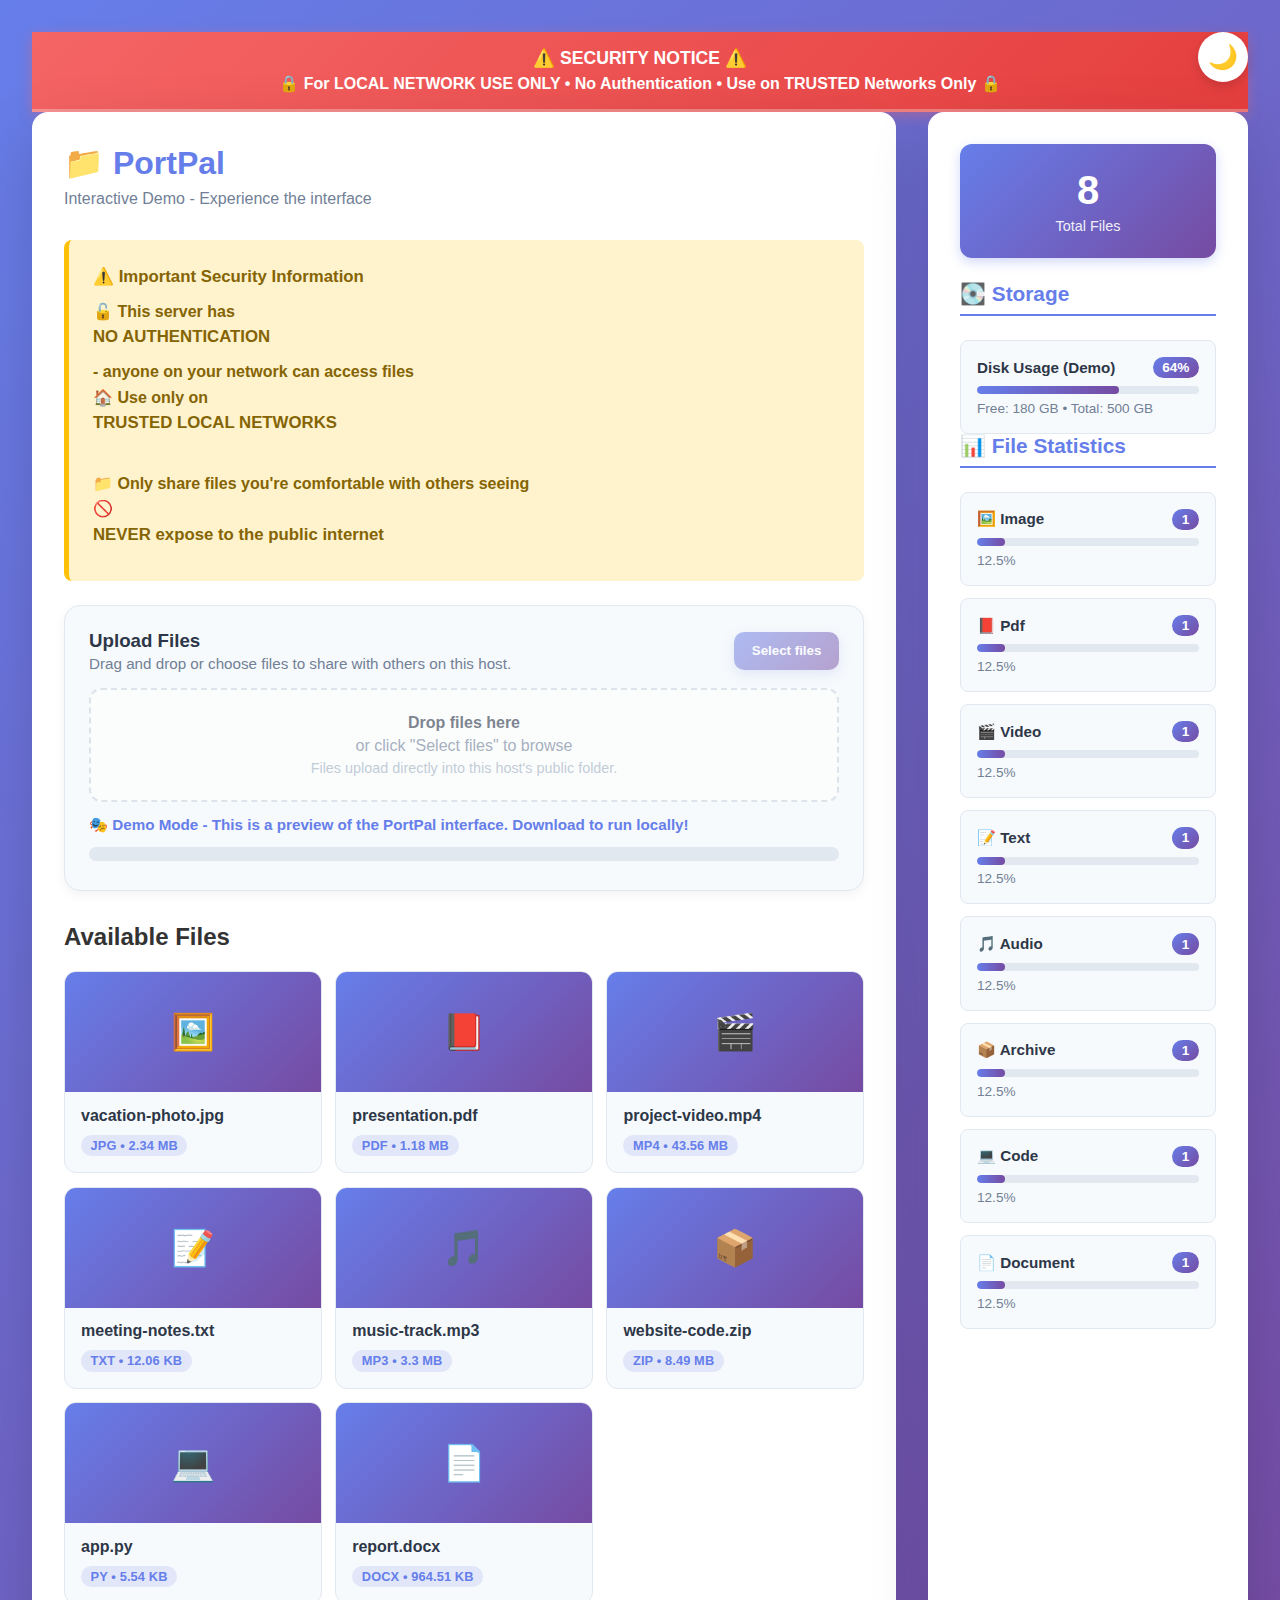
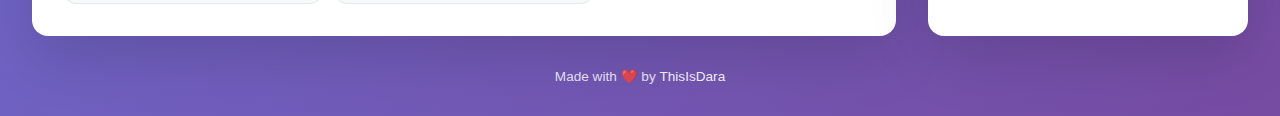
<file: docs/index.html>
<!DOCTYPE html>
<html lang="en">
<head>
    <meta charset="UTF-8">
    <meta name="viewport" content="width=device-width, initial-scale=1.0">
    <title>PortPal - File Server</title>
    <style>
        * {
            margin: 0;
            padding: 0;
            box-sizing: border-box;
        }

        :root {
            --bg-gradient-start: #667eea;
            --bg-gradient-end: #764ba2;
            --container-bg: #ffffff;
            --text-primary: #2d3748;
            --text-secondary: #718096;
            --text-tertiary: #a0aec0;
            --accent-color: #667eea;
            --accent-hover: #5568d3;
            --card-bg: #f7fafc;
            --card-border: #e2e8f0;
            --card-hover-bg: #ffffff;
            --stat-bg: #f7fafc;
            --upload-card-bg: #f7fafc;
            --drop-zone-bg: #ffffff;
            --drop-zone-border: #cbd5e0;
            --progress-bg: #e2e8f0;
            --progress-track: #cbd5e0;
            --shadow-color: rgba(0, 0, 0, 0.15);
            --shadow-hover: rgba(102, 126, 234, 0.15);
        }

        body.dark-mode {
            --bg-gradient-start: #1a202c;
            --bg-gradient-end: #2d3748;
            --container-bg: #1a202c;
            --text-primary: #e2e8f0;
            --text-secondary: #cbd5e0;
            --text-tertiary: #718096;
            --accent-color: #9f7aea;
            --accent-hover: #b794f4;
            --card-bg: #2d3748;
            --card-border: #4a5568;
            --card-hover-bg: #374151;
            --stat-bg: #2d3748;
            --upload-card-bg: #2d3748;
            --drop-zone-bg: #374151;
            --drop-zone-border: #4a5568;
            --progress-bg: #4a5568;
            --progress-track: #374151;
            --shadow-color: rgba(0, 0, 0, 0.3);
            --shadow-hover: rgba(159, 122, 234, 0.2);
        }

        body {
            font-family: -apple-system, BlinkMacSystemFont, 'Segoe UI', Roboto, 'Helvetica Neue', Arial, sans-serif;
            background: linear-gradient(135deg, var(--bg-gradient-start) 0%, var(--bg-gradient-end) 100%);
            min-height: 100vh;
            padding: 2rem;
            color: var(--text-primary);
            transition: background 0.3s ease, color 0.3s ease;
        }

        .main-wrapper {
            max-width: 1400px;
            margin: 0 auto;
            display: flex;
            gap: 2rem;
        }

        .container {
            flex: 1;
            background: var(--container-bg);
            border-radius: 16px;
            box-shadow: 0 20px 60px var(--shadow-color);
            padding: 2rem;
            border: none;
            transition: background 0.3s ease, box-shadow 0.3s ease;
        }

        .side-panel {
            width: 320px;
            background: var(--container-bg);
            border-radius: 16px;
            box-shadow: 0 20px 60px var(--shadow-color);
            padding: 2rem;
            border: none;
            transition: background 0.3s ease, box-shadow 0.3s ease;
        }

        h1 {
            color: var(--accent-color);
            margin-bottom: 0.5rem;
            font-size: 2rem;
            font-weight: 700;
        }

        .subtitle {
            color: var(--text-secondary);
            margin-bottom: 2rem;
            font-size: 1rem;
        }

        .file-list {
            list-style: none;
        }

        .file-grid {
            display: grid;
            grid-template-columns: repeat(auto-fill, minmax(220px, 1fr));
            gap: 0.85rem;
        }

        .file-card {
            background: var(--card-bg);
            border: 1px solid var(--card-border);
            border-radius: 12px;
            overflow: hidden;
            transition: all 0.25s ease;
            display: flex;
            flex-direction: column;
            min-height: 180px;
        }

        .file-card:hover {
            background: var(--card-hover-bg);
            border-color: var(--accent-color);
            transform: translateY(-4px);
            box-shadow: 0 12px 24px var(--shadow-hover);
        }

        .file-preview {
            background: linear-gradient(135deg, #667eea 0%, #764ba2 100%);
            height: 120px;
            display: flex;
            align-items: center;
            justify-content: center;
            overflow: hidden;
            position: relative;
        }

        .file-preview img {
            width: 100%;
            height: 100%;
            object-fit: cover;
        }

        .file-preview canvas,
        .file-preview video {
            width: 100%;
            height: 100%;
            object-fit: cover;
        }

        .file-fallback {
            font-size: 2.2rem;
            color: #ffffff;
        }

        .play-badge {
            position: absolute;
            bottom: 8px;
            right: 8px;
            background: rgba(0, 0, 0, 0.6);
            color: #fff;
            padding: 4px 8px;
            border-radius: 999px;
            font-size: 0.8rem;
            display: inline-flex;
            align-items: center;
            gap: 4px;
        }

        .file-meta {
            padding: 0.85rem 1rem 1rem;
            flex: 1;
            display: flex;
            flex-direction: column;
            gap: 0.5rem;
        }

        .file-meta > :not(:first-child) {
            display: flex;
            gap: 0.5rem;
            flex-wrap: wrap;
            align-items: center;
        }

        .file-name {
            color: var(--text-primary);
            font-weight: 600;
            line-height: 1.3;
            word-break: break-word;
        }

        .file-link {
            color: var(--accent-color);
            text-decoration: none;
            font-weight: 600;
        }

        .file-link:hover {
            text-decoration: underline;
        }

        .delete-btn {
            background: #ef5350;
            color: white;
            border: none;
            padding: 0.35rem 0.8rem;
            border-radius: 6px;
            cursor: pointer;
            font-weight: 600;
            font-size: 0.85rem;
            transition: all 0.2s ease;
            align-self: flex-start;
        }

        .delete-btn:hover {
            background: #e53935;
            transform: scale(1.05);
        }

        .delete-btn:active {
            transform: scale(0.98);
        }

        body.dark-mode .delete-btn {
            background: #d32f2f;
        }

        body.dark-mode .delete-btn:hover {
            background: #c62828;
        }

        .file-type-pill {
            align-self: flex-start;
            padding: 0.2rem 0.6rem;
            border-radius: 999px;
            background: rgba(102, 126, 234, 0.15);
            color: var(--accent-color);
            border: none;
            font-size: 0.8rem;
            font-weight: 600;
            letter-spacing: 0.01em;
        }

        .empty-state {
            text-align: center;
            padding: 2rem;
            color: var(--text-secondary);
        }

        .empty-state p {
            margin-bottom: 1rem;
        }

        .side-panel h2 {
            color: var(--accent-color);
            margin-bottom: 1.5rem;
            font-size: 1.3rem;
            border-bottom: 2px solid var(--accent-color);
            padding-bottom: 0.5rem;
            font-weight: 700;
        }

        .stats-grid {
            display: flex;
            flex-direction: column;
            gap: 0.75rem;
        }

        .stat-item {
            background: var(--stat-bg);
            border-left: 4px solid var(--accent-color);
            padding: 1rem;
            border-radius: 8px;
            transition: all 0.3s ease;
            border: 1px solid var(--card-border);
        }

        .stat-item:hover {
            background: var(--card-hover-bg);
            box-shadow: 0 4px 12px var(--shadow-hover);
            transform: translateX(5px);
        }

        .stat-header {
            display: flex;
            justify-content: space-between;
            align-items: center;
            margin-bottom: 0.5rem;
        }

        .stat-type {
            font-weight: 600;
            color: var(--text-primary);
            font-size: 0.95rem;
            display: flex;
            align-items: center;
            gap: 0.5rem;
        }

        .stat-count {
            background: linear-gradient(135deg, #667eea 0%, #764ba2 100%);
            color: #ffffff;
            padding: 0.2rem 0.6rem;
            border-radius: 12px;
            font-size: 0.85rem;
            font-weight: 600;
        }

        .stat-bar {
            background: var(--progress-bg);
            height: 8px;
            border-radius: 4px;
            overflow: hidden;
            margin-bottom: 0.3rem;
        }

        .stat-fill {
            background: linear-gradient(90deg, #667eea 0%, #764ba2 100%);
            box-shadow: none;
            height: 100%;
            border-radius: 4px;
            transition: width 0.5s ease;
        }

        .stat-percentage {
            font-size: 0.85rem;
            color: var(--text-secondary);
        }

        .upload-card {
            margin-top: 1rem;
            margin-bottom: 1.5rem;
            padding: 1.5rem;
            border: 1px solid var(--card-border);
            border-radius: 16px;
            background: var(--upload-card-bg);
            box-shadow: 0 4px 12px rgba(0, 0, 0, 0.05);
            transition: background 0.3s ease, border 0.3s ease;
        }

        .upload-header {
            display: flex;
            justify-content: space-between;
            align-items: center;
            gap: 1rem;
            margin-bottom: 1rem;
        }

        .upload-header h3 {
            margin: 0;
            color: var(--text-primary);
            font-weight: 700;
        }

        .upload-header p {
            margin: 0.2rem 0 0 0;
            color: var(--text-secondary);
            font-size: 0.95rem;
        }

        .primary-btn {
            padding: 0.7rem 1.1rem;
            border: none;
            border-radius: 10px;
            background: linear-gradient(135deg, #667eea 0%, #764ba2 100%);
            color: #ffffff;
            font-weight: 600;
            cursor: pointer;
            box-shadow: 0 4px 12px rgba(102, 126, 234, 0.3);
            transition: transform 0.1s ease, box-shadow 0.2s ease;
        }

        .primary-btn:hover {
            transform: translateY(-2px);
            background: linear-gradient(135deg, var(--accent-hover) 0%, #6a3f91 100%);
            box-shadow: 0 6px 20px var(--shadow-hover);
        }

        .drop-zone {
            border: 2px dashed var(--drop-zone-border);
            border-radius: 12px;
            padding: 1.5rem;
            text-align: center;
            background: var(--drop-zone-bg);
            transition: border-color 0.2s ease, background 0.2s ease;
            color: var(--text-primary);
        }

        .drop-zone.active {
            border-color: var(--accent-color);
            background: rgba(102, 126, 234, 0.1);
            box-shadow: 0 4px 12px var(--shadow-hover);
        }

        .drop-title {
            font-weight: 700;
            color: var(--text-primary);
            margin-bottom: 0.3rem;
        }

        .drop-subtitle {
            color: var(--text-secondary);
            margin-bottom: 0.3rem;
        }

        .drop-hint {
            color: var(--text-tertiary);
            font-size: 0.9rem;
        }

        .upload-status {
            margin-top: 0.9rem;
            font-size: 0.95rem;
            color: var(--text-primary);
        }

        .breadcrumb {
            display: flex;
            align-items: center;
            gap: 0.35rem;
            flex-wrap: wrap;
            margin-top: 0.75rem;
            margin-bottom: 0.25rem;
            font-size: 0.95rem;
            color: var(--text-secondary);
        }

        .crumb {
            color: var(--accent-color);
            font-weight: 600;
            cursor: pointer;
        }

        .crumb:hover {
            text-decoration: underline;
            color: var(--accent-hover);
        }

        .crumb-divider {
            color: var(--text-tertiary);
        }

        .progress-wrap {
            margin-top: 0.8rem;
            background: var(--progress-bg);
            border-radius: 8px;
            overflow: hidden;
            height: 14px;
            border: none;
        }

        .progress-bar {
            height: 100%;
            width: 0%;
            background: linear-gradient(90deg, #667eea 0%, #764ba2 100%);
            box-shadow: none;
            transition: width 0.1s linear;
        }

        .progress-text {
            margin-top: 0.35rem;
            font-size: 0.9rem;
            color: var(--text-secondary);
        }

        .total-files {
            background: linear-gradient(135deg, #667eea 0%, #764ba2 100%);
            color: #ffffff;
            padding: 1.5rem;
            border-radius: 12px;
            text-align: center;
            margin-bottom: 1.5rem;
            border: none;
            box-shadow: 0 4px 12px rgba(102, 126, 234, 0.3);
        }

        .total-files h3 {
            font-size: 2.5rem;
            margin-bottom: 0.3rem;
        }

        .total-files p {
            opacity: 0.9;
            font-size: 0.9rem;
        }

        @media (max-width: 1024px) {
            .main-wrapper {
                flex-direction: column;
            }

            .side-panel {
                width: 100%;
            }
        }

        @media (max-width: 768px) {
            body {
                padding: 1.2rem;
            }

            .main-wrapper {
                gap: 1rem;
            }

            .container,
            .side-panel {
                padding: 1.25rem;
                box-shadow: 0 10px 30px rgba(0, 0, 0, 0.5);
            }

            h1 {
                font-size: 1.6rem;
            }

            .upload-header {
                flex-direction: column;
                align-items: flex-start;
            }

            .primary-btn {
                width: 100%;
                text-align: center;
            }

            .drop-zone {
                padding: 1.1rem;
            }
        }

        @media (max-width: 520px) {
            body {
                padding: 0.9rem;
            }

            .main-wrapper {
                gap: 0.75rem;
            }

            .container,
            .side-panel {
                padding: 1rem;
                border-radius: 10px;
            }

            h1 {
                font-size: 1.4rem;
            }

            .subtitle {
                font-size: 0.95rem;
            }

            .file-item {
                padding: 0.85rem;
            }

            .upload-card {
                padding: 1rem;
            }

            .drop-title {
                font-size: 1rem;
            }

            .drop-subtitle,
            .drop-hint,
            .upload-status {
                font-size: 0.9rem;
            }

            .stat-header {
                gap: 0.5rem;
                flex-wrap: wrap;
            }
        }

        .footer {
            text-align: center;
            color: rgba(255, 255, 255, 0.8);
            font-size: 0.85rem;
            margin-top: 2rem;
        }

        .footer a {
            color: rgba(255, 255, 255, 0.9);
            text-decoration: none;
            font-weight: 500;
        }

        .footer a:hover {
            text-decoration: underline;
        }

        .theme-toggle {
            position: fixed;
            top: 2rem;
            right: 2rem;
            background: var(--container-bg);
            border: none;
            border-radius: 50%;
            width: 50px;
            height: 50px;
            display: flex;
            align-items: center;
            justify-content: center;
            cursor: pointer;
            box-shadow: 0 4px 12px var(--shadow-color);
            transition: all 0.3s ease;
            font-size: 1.5rem;
            z-index: 1000;
        }

        .theme-toggle:hover {
            transform: scale(1.1);
            box-shadow: 0 6px 20px var(--shadow-hover);
        }

        .theme-toggle:active {
            transform: scale(0.95);
        }

        .security-banner {
            background: linear-gradient(135deg, #f56565 0%, #e53e3e 100%);
            color: white;
            padding: 1rem 2rem;
            text-align: center;
            font-weight: 600;
            font-size: 1rem;
            box-shadow: 0 4px 12px rgba(245, 101, 101, 0.4);
            margin-bottom: 0;
            border-bottom: 3px solid rgba(255, 255, 255, 0.3);
        }

        .security-banner strong {
            font-size: 1.1rem;
            display: block;
            margin-bottom: 0.3rem;
        }

        .security-warning {
            background: #fff3cd;
            border-left: 5px solid #ffc107;
            padding: 1.5rem;
            margin: 1.5rem 0;
            border-radius: 8px;
            color: #856404;
            font-weight: 600;
            line-height: 1.6;
        }

        body.dark-mode .security-warning {
            background: rgba(255, 193, 7, 0.15);
            border-left-color: #ffc107;
            color: #ffd700;
        }

        .security-warning strong {
            font-size: 1.05rem;
            display: block;
            margin-bottom: 0.5rem;
        }
    </style>
</head>
<body>
    <div class="security-banner">
        <strong>⚠️ SECURITY NOTICE ⚠️</strong>
        🔒 For LOCAL NETWORK USE ONLY • No Authentication • Use on TRUSTED Networks Only 🔒
    </div>
    
    <button class="theme-toggle" id="themeToggle" aria-label="Toggle dark mode">
        <span id="themeIcon">🌙</span>
    </button>
    
    <div class="main-wrapper">
        <div class="container">
            <h1>📁 PortPal</h1>
            <p class="subtitle">Interactive Demo - Experience the interface</p>

            <div class="security-warning">
                <strong>⚠️ Important Security Information</strong>
                🔓 This server has <strong>NO AUTHENTICATION</strong> - anyone on your network can access files<br>
                🏠 Use only on <strong>TRUSTED LOCAL NETWORKS</strong><br>
                📁 Only share files you're comfortable with others seeing<br>
                🚫 <strong>NEVER expose to the public internet</strong>
            </div>

            <div class="upload-card" id="uploadCard">
                <div class="upload-header">
                    <div>
                        <h3>Upload Files</h3>
                        <p>Drag and drop or choose files to share with others on this host.</p>
                    </div>
                    <button id="selectFiles" class="primary-btn">Select files</button>
                </div>
                <div class="drop-zone" id="dropZone">
                    <input type="file" id="fileInput" multiple style="display: none;" />
                    <p class="drop-title">Drop files here</p>
                    <p class="drop-subtitle">or click "Select files" to browse</p>
                    <p class="drop-hint">Files upload directly into this host's public folder.</p>
                </div>
                <div class="upload-status" id="uploadStatus">Ready to upload.</div>
                <div class="progress-wrap" aria-hidden="true">
                    <div class="progress-bar" id="uploadProgress"></div>
                </div>
                <div class="progress-text" id="progressText"></div>
            </div>
            
            <h2 style="color: #333; margin-top: 2rem; margin-bottom: 1rem;">Available Files</h2>
            <div class="breadcrumb" id="breadcrumb"></div>
            <div id="fileList" class="file-list file-grid">
                <div class="empty-state">
                    <p>📭 No files uploaded yet</p>
                    <p style="font-size: 0.9rem;">Add files to the public folder to see them here</p>
                </div>
            </div>
        </div>

        <div class="side-panel">
            <div class="total-files">
                <h3 id="totalFiles">0</h3>
                <p>Total Files</p>
            </div>

            <h2>💽 Storage</h2>
            <div id="storageCard" class="stat-item">
                <div class="stat-header">
                    <span class="stat-type">Disk Usage (Demo)</span>
                    <span class="stat-count" id="storageCount">--</span>
                </div>
                <div class="stat-bar">
                    <div class="stat-fill" id="storageFill" style="width: 0%"></div>
                </div>
                <span class="stat-percentage" id="storageText">Demo storage info</span>
            </div>

            <h2>📊 File Statistics</h2>
            <div id="statsGrid" class="stats-grid">
                <div class="empty-state" style="padding: 1rem;">
                    <p style="font-size: 0.9rem;">No statistics available</p>
                </div>
            </div>
        </div>
    </div>

    <script>
        // File type icons mapping
        const fileTypeIcons = {
            'image': '🖼️',
            'video': '🎬',
            'audio': '🎵',
            'document': '📄',
            'code': '💻',
            'archive': '📦',
            'pdf': '📕',
            'text': '📝',
            'other': '📎'
        };

        const fileListEl = document.getElementById('fileList');
        const statsGridEl = document.getElementById('statsGrid');
        const totalFilesEl = document.getElementById('totalFiles');
        const dropZone = document.getElementById('dropZone');
        const fileInput = document.getElementById('fileInput');
        const selectFilesBtn = document.getElementById('selectFiles');
        const uploadStatus = document.getElementById('uploadStatus');
        const uploadProgress = document.getElementById('uploadProgress');
        const progressText = document.getElementById('progressText');

        function getFileType(filename) {
            const ext = filename.split('.').pop().toLowerCase();
            const imageExts = ['jpg', 'jpeg', 'png', 'gif', 'bmp', 'svg', 'webp', 'ico'];
            const videoExts = ['mp4', 'avi', 'mov', 'wmv', 'flv', 'mkv', 'webm'];
            const audioExts = ['mp3', 'wav', 'ogg', 'flac', 'm4a', 'aac'];
            const documentExts = ['doc', 'docx', 'xls', 'xlsx', 'ppt', 'pptx', 'odt', 'ods'];
            const codeExts = ['js', 'py', 'html', 'css', 'java', 'cpp', 'c', 'php', 'rb', 'go', 'rs', 'ts', 'json', 'xml'];
            const archiveExts = ['zip', 'rar', '7z', 'tar', 'gz', 'bz2'];
            const textExts = ['txt', 'md', 'log', 'csv'];

            if (ext === 'pdf') return 'pdf';
            if (imageExts.includes(ext)) return 'image';
            if (videoExts.includes(ext)) return 'video';
            if (audioExts.includes(ext)) return 'audio';
            if (documentExts.includes(ext)) return 'document';
            if (codeExts.includes(ext)) return 'code';
            if (archiveExts.includes(ext)) return 'archive';
            if (textExts.includes(ext)) return 'text';
            return 'other';
        }

        function updateStatistics(files) {
            const typeCount = {};
            const totalFiles = files.length;

            files.forEach(file => {
                const type = getFileType(file);
                typeCount[type] = (typeCount[type] || 0) + 1;
            });

            totalFilesEl.textContent = totalFiles;

            const sortedTypes = Object.entries(typeCount).sort((a, b) => b[1] - a[1]);
            if (sortedTypes.length > 0) {
                statsGridEl.innerHTML = sortedTypes.map(([type, count]) => {
                    const percentage = ((count / totalFiles) * 100).toFixed(1);
                    const icon = fileTypeIcons[type] || fileTypeIcons['other'];
                    return `
                        <div class="stat-item">
                            <div class="stat-header">
                                <span class="stat-type">
                                    ${icon} ${type.charAt(0).toUpperCase() + type.slice(1)}
                                </span>
                                <span class="stat-count">${count}</span>
                            </div>
                            <div class="stat-bar">
                                <div class="stat-fill" style="width: ${percentage}%"></div>
                            </div>
                            <span class="stat-percentage">${percentage}%</span>
                        </div>
                    `;
                }).join('');
            } else {
                statsGridEl.innerHTML = `
                    <div class="empty-state" style="padding: 1rem;">
                        <p style="font-size: 0.9rem;">No statistics available</p>
                    </div>
                `;
            }
        }

        function loadVideoThumbnail(src, canvas) {
            return new Promise(resolve => {
                const video = document.createElement('video');
                video.src = src;
                video.muted = true;
                video.playsInline = true;
                video.preload = 'metadata';

                video.addEventListener('loadeddata', () => {
                    const ctx = canvas.getContext('2d');
                    const { videoWidth, videoHeight } = video;
                    const ratio = Math.min(canvas.width / videoWidth, canvas.height / videoHeight) || 1;
                    const drawW = videoWidth * ratio;
                    const drawH = videoHeight * ratio;
                    const offsetX = (canvas.width - drawW) / 2;
                    const offsetY = (canvas.height - drawH) / 2;
                    ctx.fillStyle = '#111';
                    ctx.fillRect(0, 0, canvas.width, canvas.height);
                    ctx.drawImage(video, offsetX, offsetY, drawW, drawH);
                    resolve(true);
                });

                video.addEventListener('error', () => resolve(false));
            });
        }

        function joinPath(base, name) {
            if (!base) return name;
            return `${base.replace(/\/+$/,'')}/${name}`;
        }

        function createCard(item, basePath) {
            if (item.type === 'dir') {
                const card = document.createElement('div');
                card.className = 'file-card';
                const preview = document.createElement('div');
                preview.className = 'file-preview';
                const fallback = document.createElement('div');
                fallback.className = 'file-fallback';
                fallback.textContent = '📁';
                preview.appendChild(fallback);

                const meta = document.createElement('div');
                meta.className = 'file-meta';
                const name = document.createElement('div');
                name.className = 'file-name';
                name.textContent = item.name;
                const typePill = document.createElement('div');
                typePill.className = 'file-type-pill';
                typePill.textContent = 'Folder';
                const openBtn = document.createElement('a');
                openBtn.className = 'file-link';
                openBtn.href = '#';
                openBtn.textContent = 'Open';
                openBtn.addEventListener('click', (e) => {
                    e.preventDefault();
                    navigateTo(joinPath(basePath, item.name));
                });

                meta.appendChild(name);
                meta.appendChild(typePill);
                meta.appendChild(openBtn);

                card.appendChild(preview);
                card.appendChild(meta);
                return card;
            }

            const type = getFileType(item.name);
            const icon = fileTypeIcons[type] || fileTypeIcons['other'];

            const card = document.createElement('div');
            card.className = 'file-card';

            const preview = document.createElement('div');
            preview.className = 'file-preview';
            if (type === 'image') {
                const img = document.createElement('img');
                img.src = joinPath(basePath, item.name);
                img.alt = item.name;
                preview.appendChild(img);
            } else if (type === 'video') {
                const canvas = document.createElement('canvas');
                canvas.width = 400;
                canvas.height = 225;
                preview.appendChild(canvas);

                const badge = document.createElement('div');
                badge.className = 'play-badge';
                badge.textContent = '▶ Video';
                preview.appendChild(badge);

                loadVideoThumbnail(joinPath(basePath, item.name), canvas).then(success => {
                    if (!success) {
                        canvas.replaceWith(document.createTextNode(icon));
                    }
                });
            } else {
                const fallback = document.createElement('div');
                fallback.className = 'file-fallback';
                fallback.textContent = icon;
                preview.appendChild(fallback);
            }

            const meta = document.createElement('div');
            meta.className = 'file-meta';

            const name = document.createElement('div');
            name.className = 'file-name';
            name.textContent = item.name;

            const typePill = document.createElement('div');
            typePill.className = 'file-type-pill';
            typePill.textContent = type.charAt(0).toUpperCase() + type.slice(1);

            const link = document.createElement('a');
            link.className = 'file-link';
            const href = joinPath(basePath, item.name);
            link.href = href;
            link.download = item.name;
            link.textContent = 'Download';

            const deleteBtn = document.createElement('button');
            deleteBtn.className = 'delete-btn';
            deleteBtn.innerHTML = '🗑️ Delete';
            deleteBtn.addEventListener('click', () => deleteFile(item.name, item.type));

            meta.appendChild(name);
            meta.appendChild(typePill);
            meta.appendChild(link);
            meta.appendChild(deleteBtn);

            card.appendChild(preview);
            card.appendChild(meta);
            return card;
        }

        function renderBreadcrumb(path) {
            const breadcrumbEl = document.getElementById('breadcrumb');
            const parts = path ? path.split('/').filter(Boolean) : [];
            const crumbs = [];
            crumbs.push({ label: 'Home', path: '' });
            let accum = '';
            parts.forEach(part => {
                accum = accum ? `${accum}/${part}` : part;
                crumbs.push({ label: part, path: accum });
            });

            breadcrumbEl.innerHTML = '';
            crumbs.forEach((c, idx) => {
                const span = document.createElement('span');
                span.className = 'crumb';
                span.textContent = c.label;
                span.addEventListener('click', () => navigateTo(c.path));
                breadcrumbEl.appendChild(span);

                if (idx < crumbs.length - 1) {
                    const div = document.createElement('span');
                    div.className = 'crumb-divider';
                    div.textContent = '/';
                    breadcrumbEl.appendChild(div);
                }
            });
        }

        function renderFiles(raw) {
            const listing = Array.isArray(raw)
                ? { path: '', items: raw.map(name => ({ name, type: 'file' })) }
                : raw || { path: '', items: [] };

            currentPath = listing.path || '';
            const items = listing.items || [];
            if (!items.length) {
                fileListEl.innerHTML = `
                    <div class="empty-state">
                        <p>📭 No files in this folder</p>
                        <p style="font-size: 0.9rem;">Upload or navigate elsewhere to see files</p>
                    </div>
                `;
                statsGridEl.innerHTML = `
                    <div class="empty-state" style="padding: 1rem;">
                        <p style="font-size: 0.9rem;">No statistics available</p>
                    </div>
                `;
                totalFilesEl.textContent = '0';
                renderBreadcrumb(listing.path || '');
                return;
            }

            fileListEl.innerHTML = '';
            items.forEach(item => {
                const card = createCard(item, listing.path || '');
                fileListEl.appendChild(card);
            });

            const fileNames = items.filter(i => i.type === 'file').map(i => i.name);
            updateStatistics(fileNames);
            renderBreadcrumb(listing.path || '');
        }

        function navigateTo(path) {
            loadFiles(path);
        }

        function loadFiles(path = '') {
            const params = path ? `?path=${encodeURIComponent(path)}` : '';
            return fetch(`/api/files${params}`)
                .then(response => response.json())
                .then(renderFiles)
                .catch(err => {
                    console.error('Error loading files:', err);
                    fileListEl.innerHTML = `
                        <div class="empty-state">
                            <p>⚠️ Unable to load files</p>
                            <p style="font-size: 0.9rem;">Check the server log and refresh.</p>
                        </div>
                    `;
                });
        }

        function setStatus(message, isError = false) {
            uploadStatus.textContent = message;
            uploadStatus.style.color = isError ? '#c0392b' : '#2d3436';
        }

        function formatBytes(bytes) {
            if (!bytes) return '0 B';
            const units = ['B', 'KB', 'MB', 'GB'];
            const i = Math.min(Math.floor(Math.log(bytes) / Math.log(1024)), units.length - 1);
            const value = bytes / Math.pow(1024, i);
            return `${value.toFixed(value >= 10 || i === 0 ? 0 : 1)} ${units[i]}`;
        }

        function updateProgressBar(done, total) {
            const percent = total ? Math.min(100, Math.round((done / total) * 100)) : 0;
            uploadProgress.style.width = `${percent}%`;
            progressText.textContent = total ? `${percent}% • ${formatBytes(done)} / ${formatBytes(total)}` : '';
        }

        function uploadSingleFile(file, path, onProgress) {
            return new Promise(resolve => {
                const formData = new FormData();
                formData.append('file', file);

                const xhr = new XMLHttpRequest();
            const qs = path ? `?path=${encodeURIComponent(path)}` : '';
            xhr.open('POST', `/api/upload${qs}`, true);

                xhr.upload.onprogress = event => {
                    if (event.lengthComputable) {
                        onProgress(event.loaded, file.size);
                    }
                };

                xhr.onload = () => {
                    const ok = xhr.status >= 200 && xhr.status < 300;
                    resolve({ ok });
                };

                xhr.onerror = () => resolve({ ok: false });

                xhr.send(formData);
            });
        }

        async function uploadFiles(files) {
            if (!files.length) return;
            const fileArray = Array.from(files);
            const totalSize = fileArray.reduce((sum, f) => sum + (f.size || 0), 0);
            let uploadedBytes = 0;

            setStatus(`Uploading ${fileArray.length} file(s)...`);
            updateProgressBar(0, totalSize);

            const failures = [];

            for (const file of fileArray) {
                const result = await uploadSingleFile(file, currentPath, (loaded) => {
                    // loaded is per-file progress; compute cumulative
                    const currentOther = uploadedBytes;
                    updateProgressBar(currentOther + loaded, totalSize);
                });

                uploadedBytes += file.size || 0;
                updateProgressBar(uploadedBytes, totalSize);

                if (!result.ok) {
                    failures.push(file.name);
                }
            }

            if (failures.length) {
                setStatus(`Failed: ${failures.join(', ')}`, true);
            } else {
                setStatus('Upload complete.');
            }

            loadFiles(currentPath);
        }

        selectFilesBtn.addEventListener('click', () => fileInput.click());
        fileInput.addEventListener('change', e => uploadFiles(e.target.files));

        ['dragenter', 'dragover'].forEach(eventName => {
            dropZone.addEventListener(eventName, e => {
                e.preventDefault();
                e.stopPropagation();
                dropZone.classList.add('active');
            });
        });

        ['dragleave', 'drop'].forEach(eventName => {
            dropZone.addEventListener(eventName, e => {
                e.preventDefault();
                e.stopPropagation();
                dropZone.classList.remove('active');
            });
        });

        dropZone.addEventListener('drop', e => {
            const files = e.dataTransfer.files;
            uploadFiles(files);
        });

        let currentPath = '';
        
        // DEMO MODE - Load sample data instead of real files
        function loadDemoFiles() {
            const demoFiles = [
                { name: 'vacation-photo.jpg', type: 'image', size: 2456789 },
                { name: 'presentation.pdf', type: 'pdf', size: 1234567 },
                { name: 'project-video.mp4', type: 'video', size: 45678901 },
                { name: 'meeting-notes.txt', type: 'text', size: 12345 },
                { name: 'music-track.mp3', type: 'audio', size: 3456789 },
                { name: 'website-code.zip', type: 'archive', size: 8901234 },
                { name: 'app.py', type: 'code', size: 5678 },
                { name: 'report.docx', type: 'document', size: 987654 }
            ];

            const fileNames = demoFiles.map(f => f.name);
            
            fileListEl.innerHTML = demoFiles.map(file => {
                const type = getFileType(file.name);
                const icon = fileTypeIcons[type] || fileTypeIcons['other'];
                const sizeStr = formatBytes(file.size);
                const fileExt = file.name.split('.').pop().toUpperCase();

                return `
                    <div class="file-card">
                        <div class="file-preview">
                            <div class="file-fallback">${icon}</div>
                        </div>
                        <div class="file-meta">
                            <div class="file-name">${file.name}</div>
                            <div class="file-type-pill">${fileExt} • ${sizeStr}</div>
                        </div>
                    </div>
                `;
            }).join('');

            updateStatistics(fileNames);
            
            // Show demo notice
            uploadStatus.innerHTML = '<strong>🎭 Demo Mode</strong> - This is a preview of the PortPal interface. Download to run locally!';
            uploadStatus.style.color = 'var(--accent-color)';
            uploadStatus.style.fontWeight = '600';
        }

        function renderStorage(info) {
            const usedPct = Math.min(100, Math.max(0, Math.round((info.percent_used || (info.used/info.total*100)) || 0)));
            const storageFill = document.getElementById('storageFill');
            const storageCount = document.getElementById('storageCount');
            const storageText = document.getElementById('storageText');
            if (!storageFill || !storageCount || !storageText) return;
            storageFill.style.width = usedPct + '%';
            storageCount.textContent = usedPct + '%';
            storageText.textContent = `Free: ${formatBytes(info.free)} • Total: ${formatBytes(info.total)}`;
        }

        function formatBytes(bytes) {
            if (bytes === 0) return '0 Bytes';
            const k = 1024;
            const sizes = ['Bytes', 'KB', 'MB', 'GB'];
            const i = Math.floor(Math.log(bytes) / Math.log(k));
            return Math.round((bytes / Math.pow(k, i)) * 100) / 100 + ' ' + sizes[i];
        }

        function deleteFile(filename, itemType) {
            alert('Demo Mode: Delete is not available in this demo. On a live server, you can delete files without needing to login!');
        }

        // Disable upload functionality in demo mode
        selectFilesBtn.disabled = true;
        selectFilesBtn.style.opacity = '0.5';
        selectFilesBtn.style.cursor = 'not-allowed';
        selectFilesBtn.title = 'Upload disabled in demo mode';
        
        dropZone.style.opacity = '0.6';
        dropZone.style.cursor = 'not-allowed';
        
        // Load demo data
        loadDemoFiles();

        // Demo storage values (mocked)
        const demoTotal = 500 * 1024 * 1024 * 1024; // 500 GB
        const demoUsed = 320 * 1024 * 1024 * 1024;  // 320 GB
        const demoFree = demoTotal - demoUsed;
        renderStorage({ total: demoTotal, used: demoUsed, free: demoFree, percent_used: (demoUsed/demoTotal)*100 });

        // Dark mode toggle
        const themeToggle = document.getElementById('themeToggle');
        const themeIcon = document.getElementById('themeIcon');
        const body = document.body;

        // Check for saved theme preference or default to light mode
        const currentTheme = localStorage.getItem('theme') || 'light';
        if (currentTheme === 'dark') {
            body.classList.add('dark-mode');
            themeIcon.textContent = '☀️';
        }

        themeToggle.addEventListener('click', () => {
            body.classList.toggle('dark-mode');
            
            if (body.classList.contains('dark-mode')) {
                themeIcon.textContent = '☀️';
                localStorage.setItem('theme', 'dark');
            } else {
                themeIcon.textContent = '🌙';
                localStorage.setItem('theme', 'light');
            }
        });
    </script>

    <div class="footer">
        Made with ❤️ by <a href="https://github.com/ThisIsDara" target="_blank">ThisIsDara</a>
    </div>
</body>
</html>
</file>
